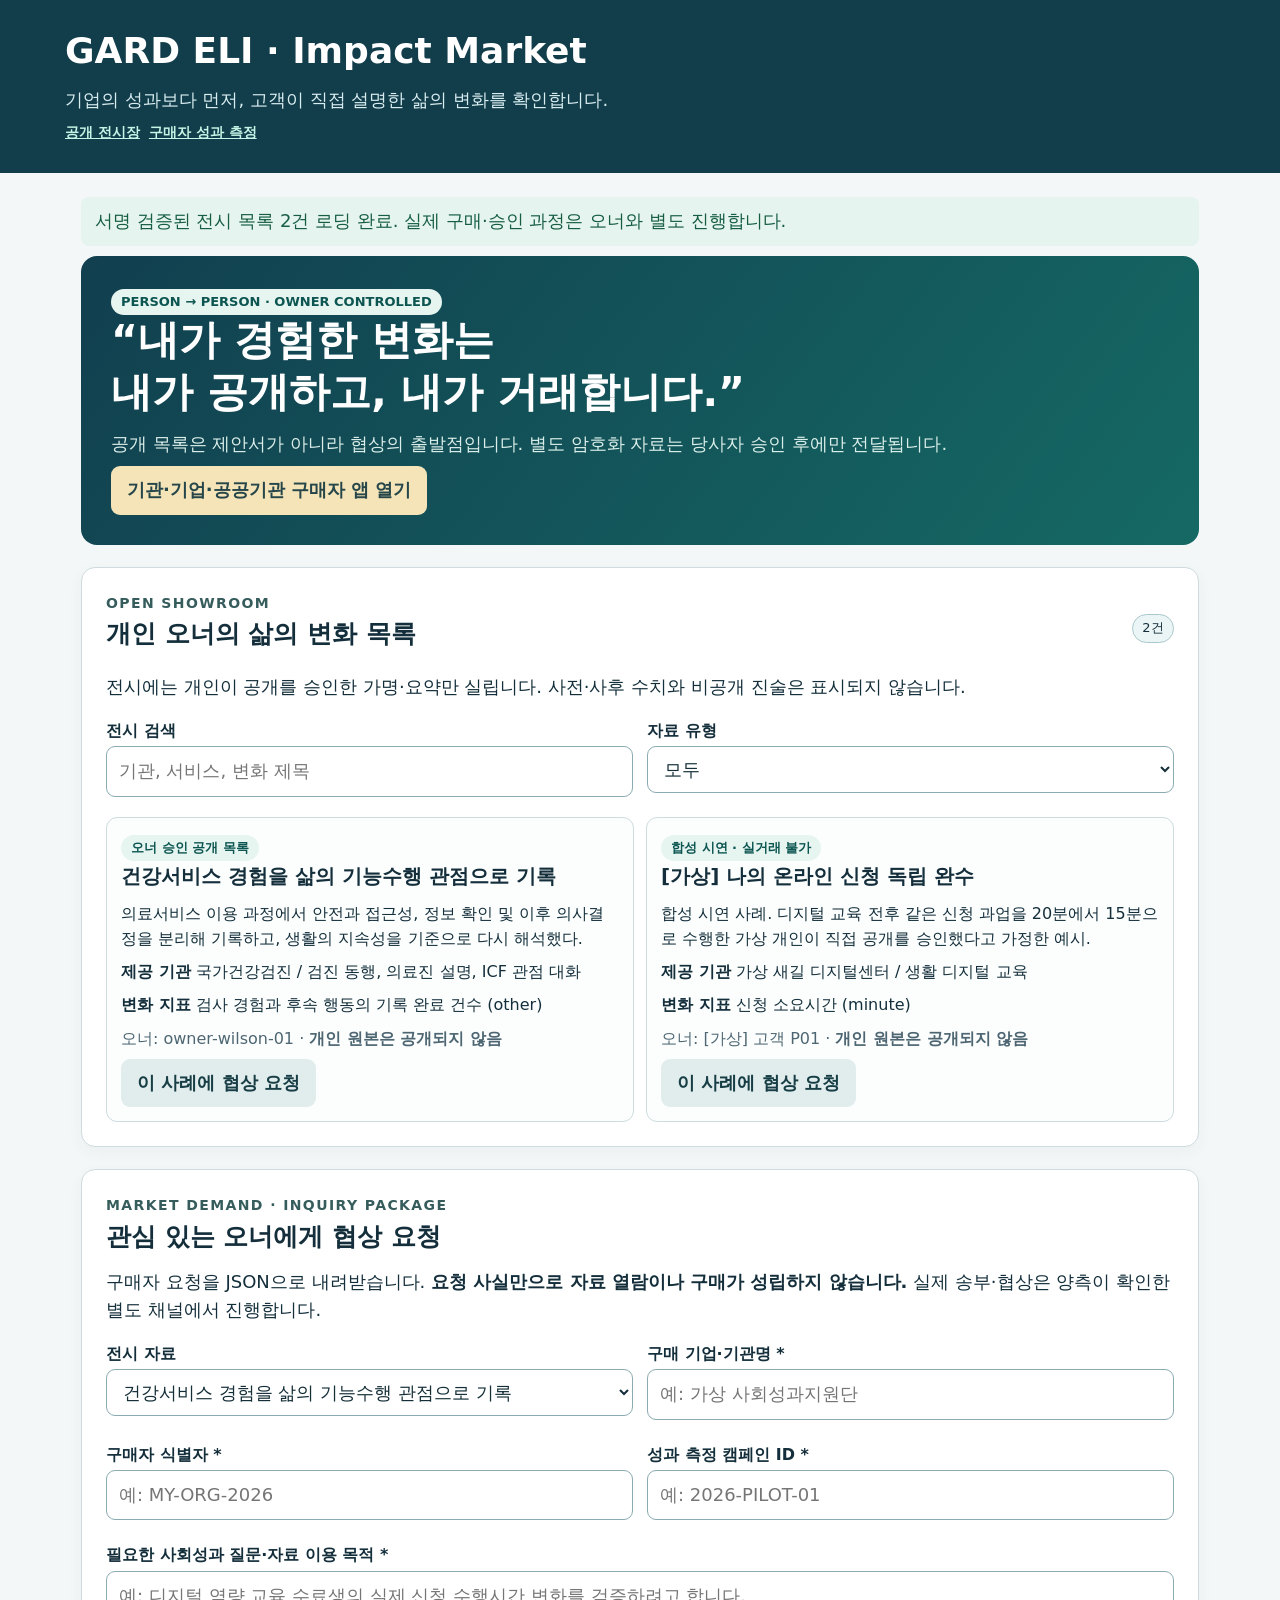
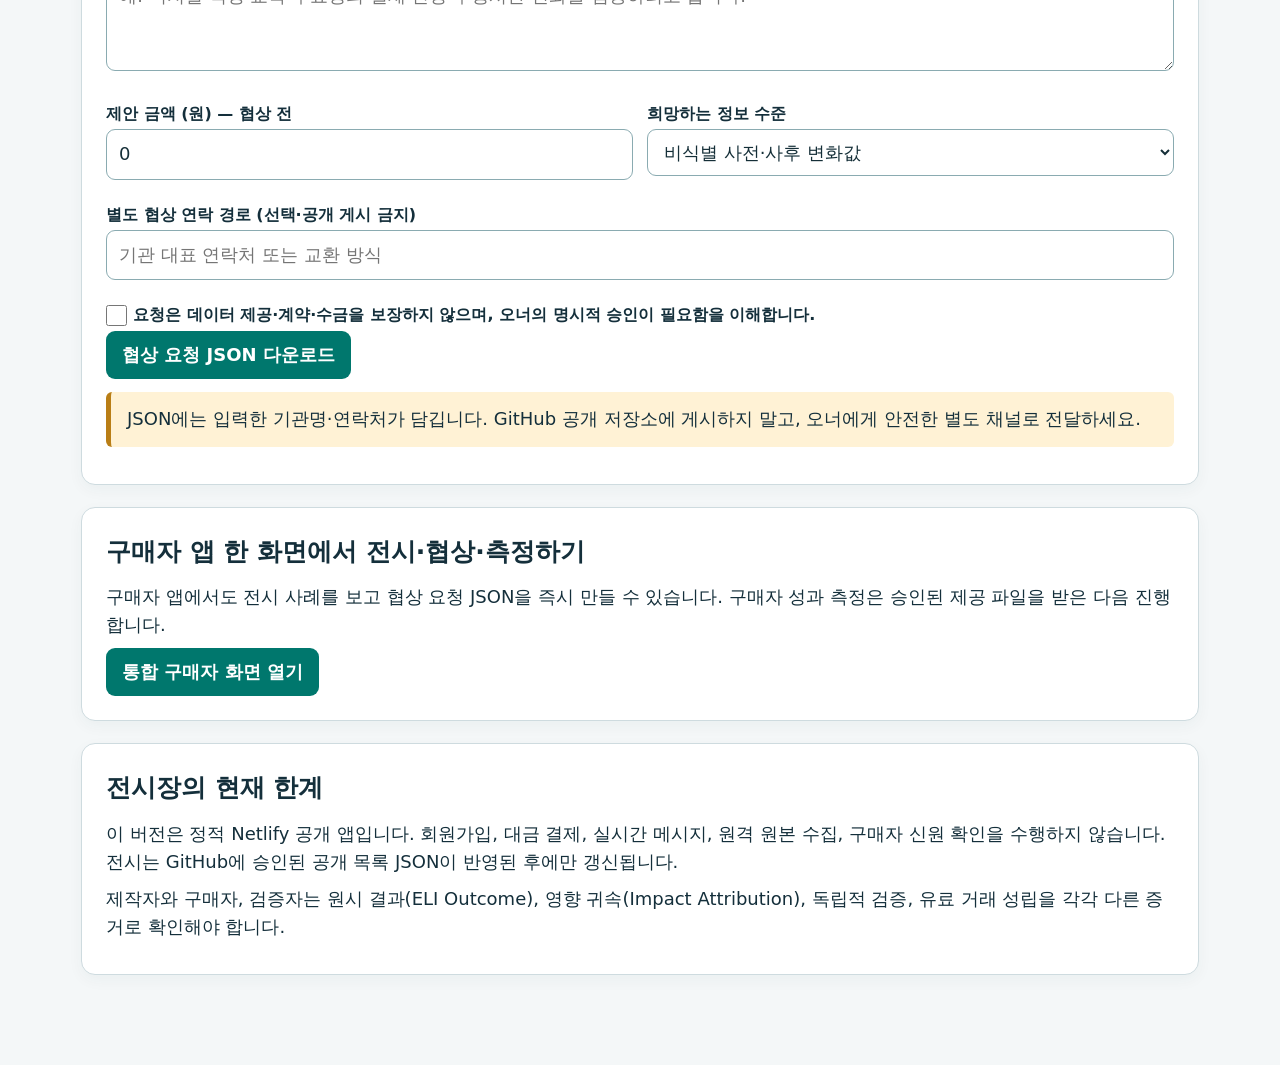
<file: index.html>
<!doctype html><html lang="ko"><head><meta charset="utf-8"><meta name="viewport" content="width=device-width, initial-scale=1"><title>GARD ELI | 개인 삶의 변화 공개 전시장</title><link rel="stylesheet" href="./styles.css"></head><body>
<header><h1>GARD ELI · Impact Market</h1><p>기업의 성과보다 먼저, 고객이 직접 설명한 삶의 변화를 확인합니다.</p><nav class="nav"><a href="./index.html">공개 전시장</a><a href="./buyer.html">구매자 성과 측정</a></nav></header><main><div id="status" aria-live="polite"></div><section class="hero"><div class="badge">PERSON → PERSON · OWNER CONTROLLED</div><h2>“내가 경험한 변화는<br>내가 공개하고, 내가 거래합니다.”</h2><p>공개 목록은 제안서가 아니라 협상의 출발점입니다. 별도 암호화 자료는 당사자 승인 후에만 전달됩니다.</p><a class="buttonlink gold" href="./buyer.html">기관·기업·공공기관 구매자 앱 열기</a></section>
<section class="panel"><div class="row"><div><div class="step">OPEN SHOWROOM</div><h2>개인 오너의 삶의 변화 목록</h2></div><span class="chip" id="listingCount">0건</span></div><p>전시에는 개인이 공개를 승인한 가명·요약만 실립니다. 사전·사후 수치와 비공개 진술은 표시되지 않습니다.</p><div class="grid"><div><label for="search">전시 검색</label><input id="search" placeholder="기관, 서비스, 변화 제목"></div><div><label for="filterDemo">자료 유형</label><select id="filterDemo"><option value="ALL">모두</option><option value="REAL">실제 공개 사례</option><option value="DEMO">가상 시연</option></select></div></div><div id="listings" class="cards spaced"></div></section>
<section id="inquiry" class="panel"><div class="step">MARKET DEMAND · INQUIRY PACKAGE</div><h2>관심 있는 오너에게 협상 요청</h2><p>구매자 요청을 JSON으로 내려받습니다. <strong>요청 사실만으로 자료 열람이나 구매가 성립하지 않습니다.</strong> 실제 송부·협상은 양측이 확인한 별도 채널에서 진행합니다.</p>
<form id="inquiryForm"><div class="grid"><div><label for="selectedListing">전시 자료</label><select id="selectedListing" required></select></div><div><label for="buyerName">구매 기업·기관명 *</label><input id="buyerName" required maxlength="120" placeholder="예: 가상 사회성과지원단"></div><div><label for="buyerId">구매자 식별자 *</label><input id="buyerId" required maxlength="120" placeholder="예: MY-ORG-2026"></div><div><label for="campaignId">성과 측정 캠페인 ID *</label><input id="campaignId" required maxlength="120" placeholder="예: 2026-PILOT-01"></div><div class="full"><label for="purpose">필요한 사회성과 질문·자료 이용 목적 *</label><textarea id="purpose" required maxlength="2000" placeholder="예: 디지털 역량 교육 수료생의 실제 신청 수행시간 변화를 검증하려고 합니다."></textarea></div><div><label for="offeredPrice">제안 금액 (원) — 협상 전</label><input id="offeredPrice" type="number" min="0" step="1" value="0"></div><div><label for="requestedFields">희망하는 정보 수준</label><select id="requestedFields"><option value="OUTCOME">비식별 사전·사후 변화값</option><option value="OUTCOME_PF_EF">변화값 + 개인·환경 요인 설명</option><option value="OUTCOME_EVIDENCE">변화값 + 증거 참조 설명</option><option value="QUALITATIVE">당사자가 선택한 질적 서사까지 협상</option></select></div><div class="full"><label for="buyerContact">별도 협상 연락 경로 (선택·공개 게시 금지)</label><input id="buyerContact" maxlength="200" placeholder="기관 대표 연락처 또는 교환 방식"></div><div class="full"><label><input id="inquiryAgreement" type="checkbox" required>요청은 데이터 제공·계약·수금을 보장하지 않으며, 오너의 명시적 승인이 필요함을 이해합니다.</label></div></div><button type="submit">협상 요청 JSON 다운로드</button></form><div class="notice">JSON에는 입력한 기관명·연락처가 담깁니다. GitHub 공개 저장소에 게시하지 말고, 오너에게 안전한 별도 채널로 전달하세요.</div></section>
<section class="panel"><h2>구매자 앱 한 화면에서 전시·협상·측정하기</h2><p>구매자 앱에서도 전시 사례를 보고 협상 요청 JSON을 즉시 만들 수 있습니다. 구매자 성과 측정은 승인된 제공 파일을 받은 다음 진행합니다.</p><a class="buttonlink" href="./buyer.html#market">통합 구매자 화면 열기</a></section><section class="panel"><h2>전시장의 현재 한계</h2><p>이 버전은 정적 Netlify 공개 앱입니다. 회원가입, 대금 결제, 실시간 메시지, 원격 원본 수집, 구매자 신원 확인을 수행하지 않습니다. 전시는 GitHub에 승인된 공개 목록 JSON이 반영된 후에만 갱신됩니다.</p><p>제작자와 구매자, 검증자는 원시 결과(ELI Outcome), 영향 귀속(Impact Attribution), 독립적 검증, 유료 거래 성립을 각각 다른 증거로 확인해야 합니다.</p></section></main><script type="module" src="./showroom.mjs"></script></body></html>
</file>
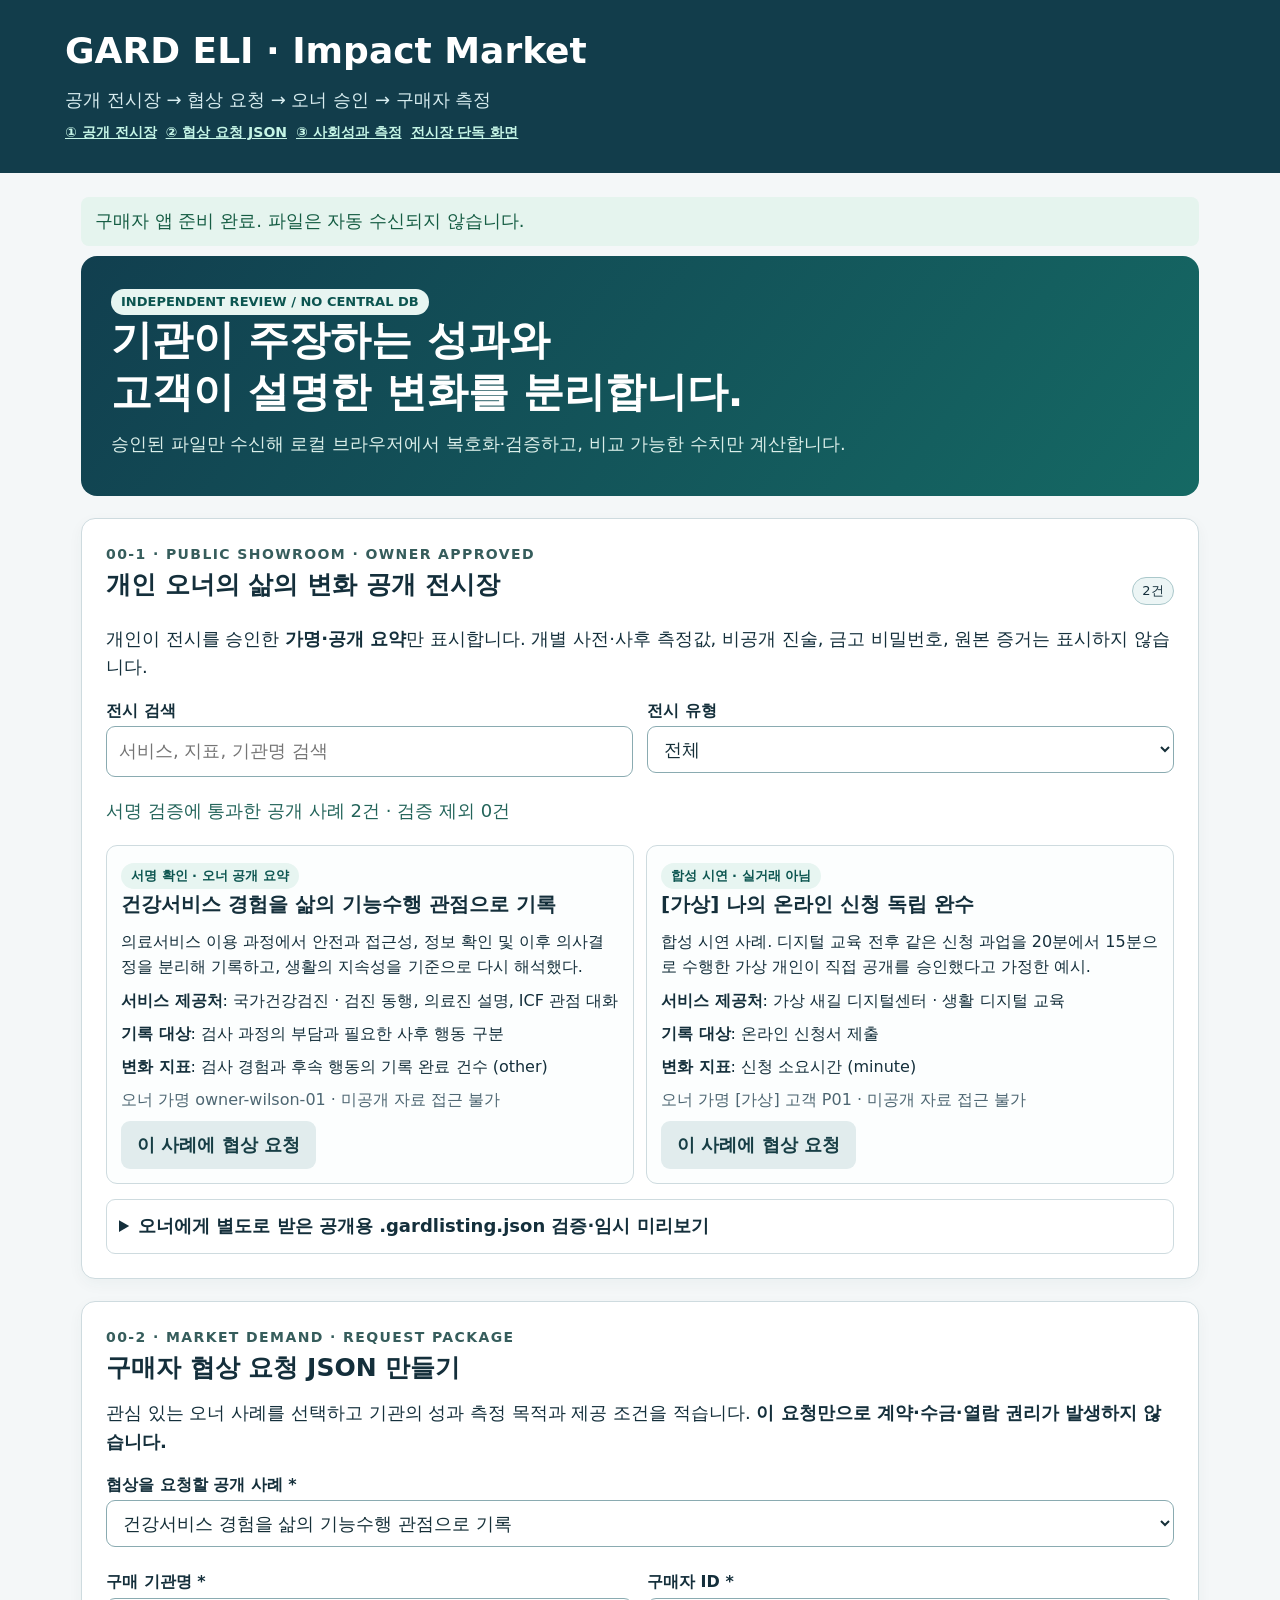
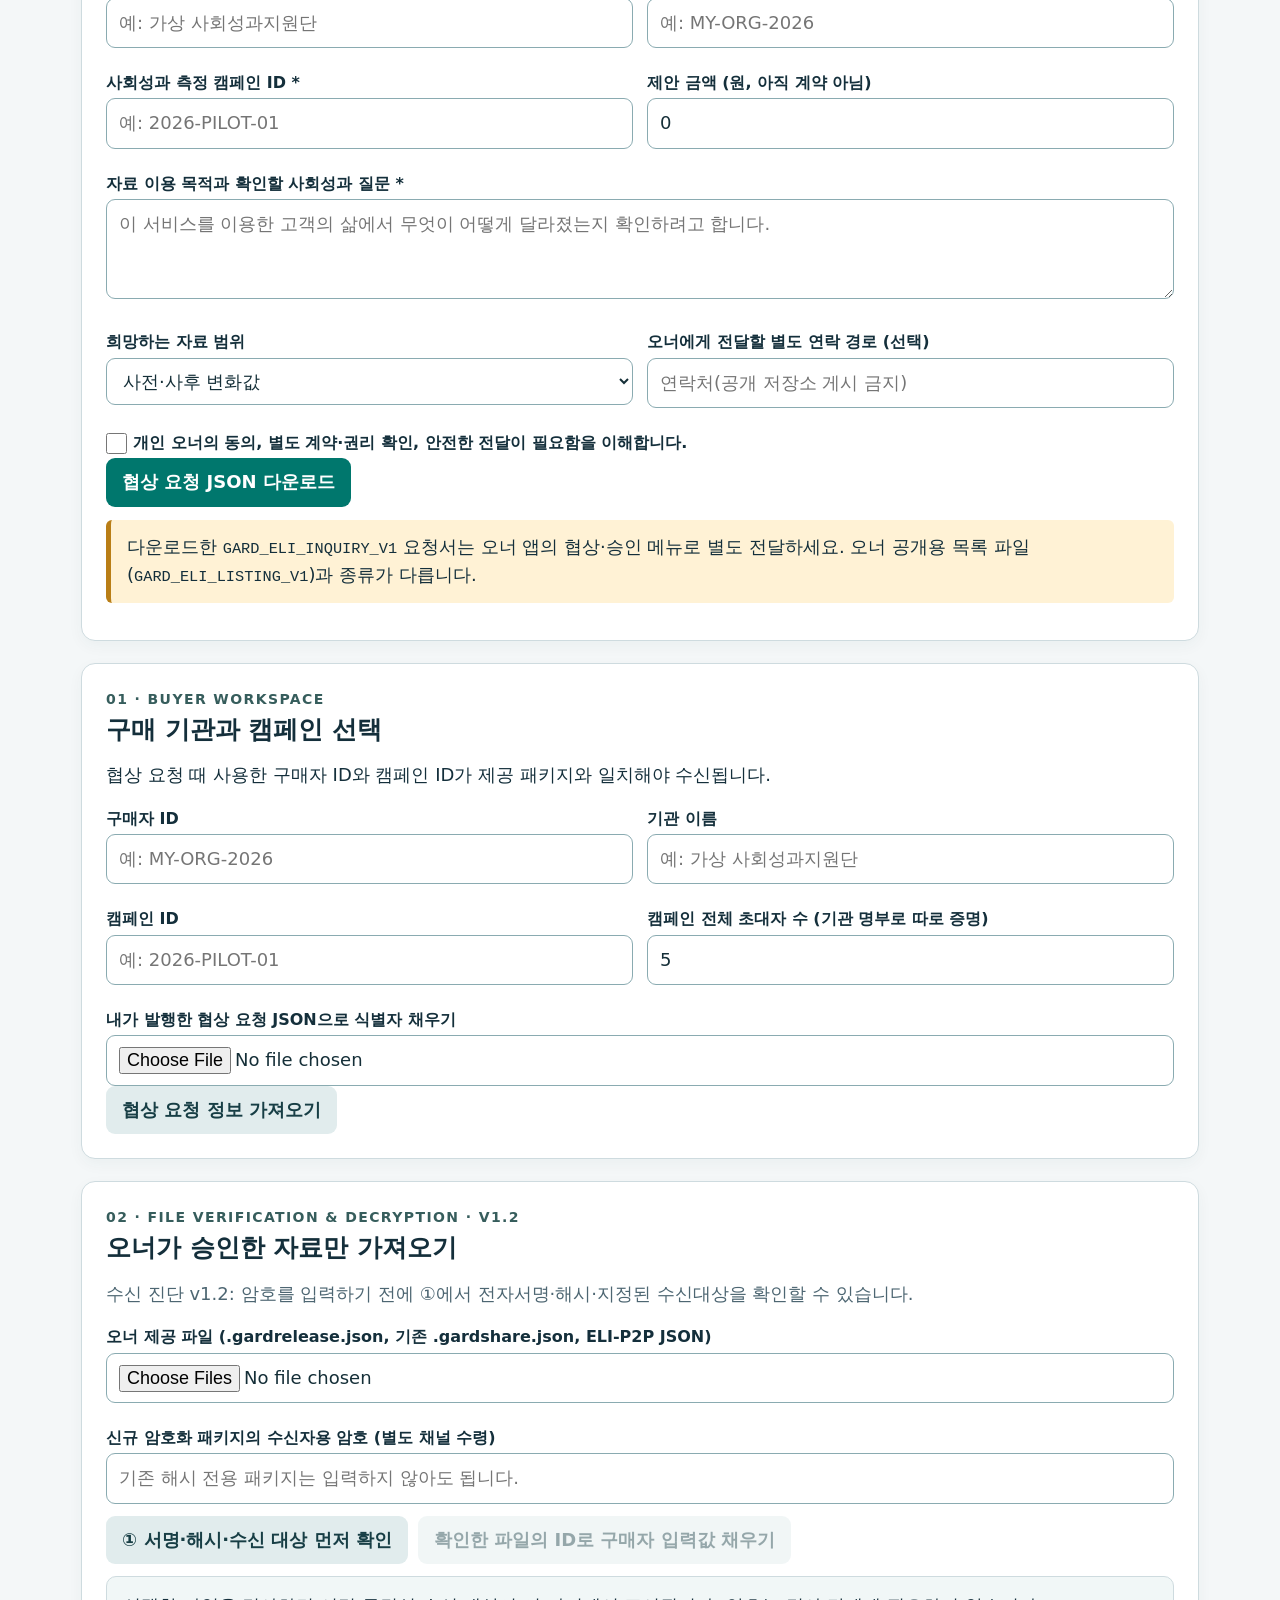
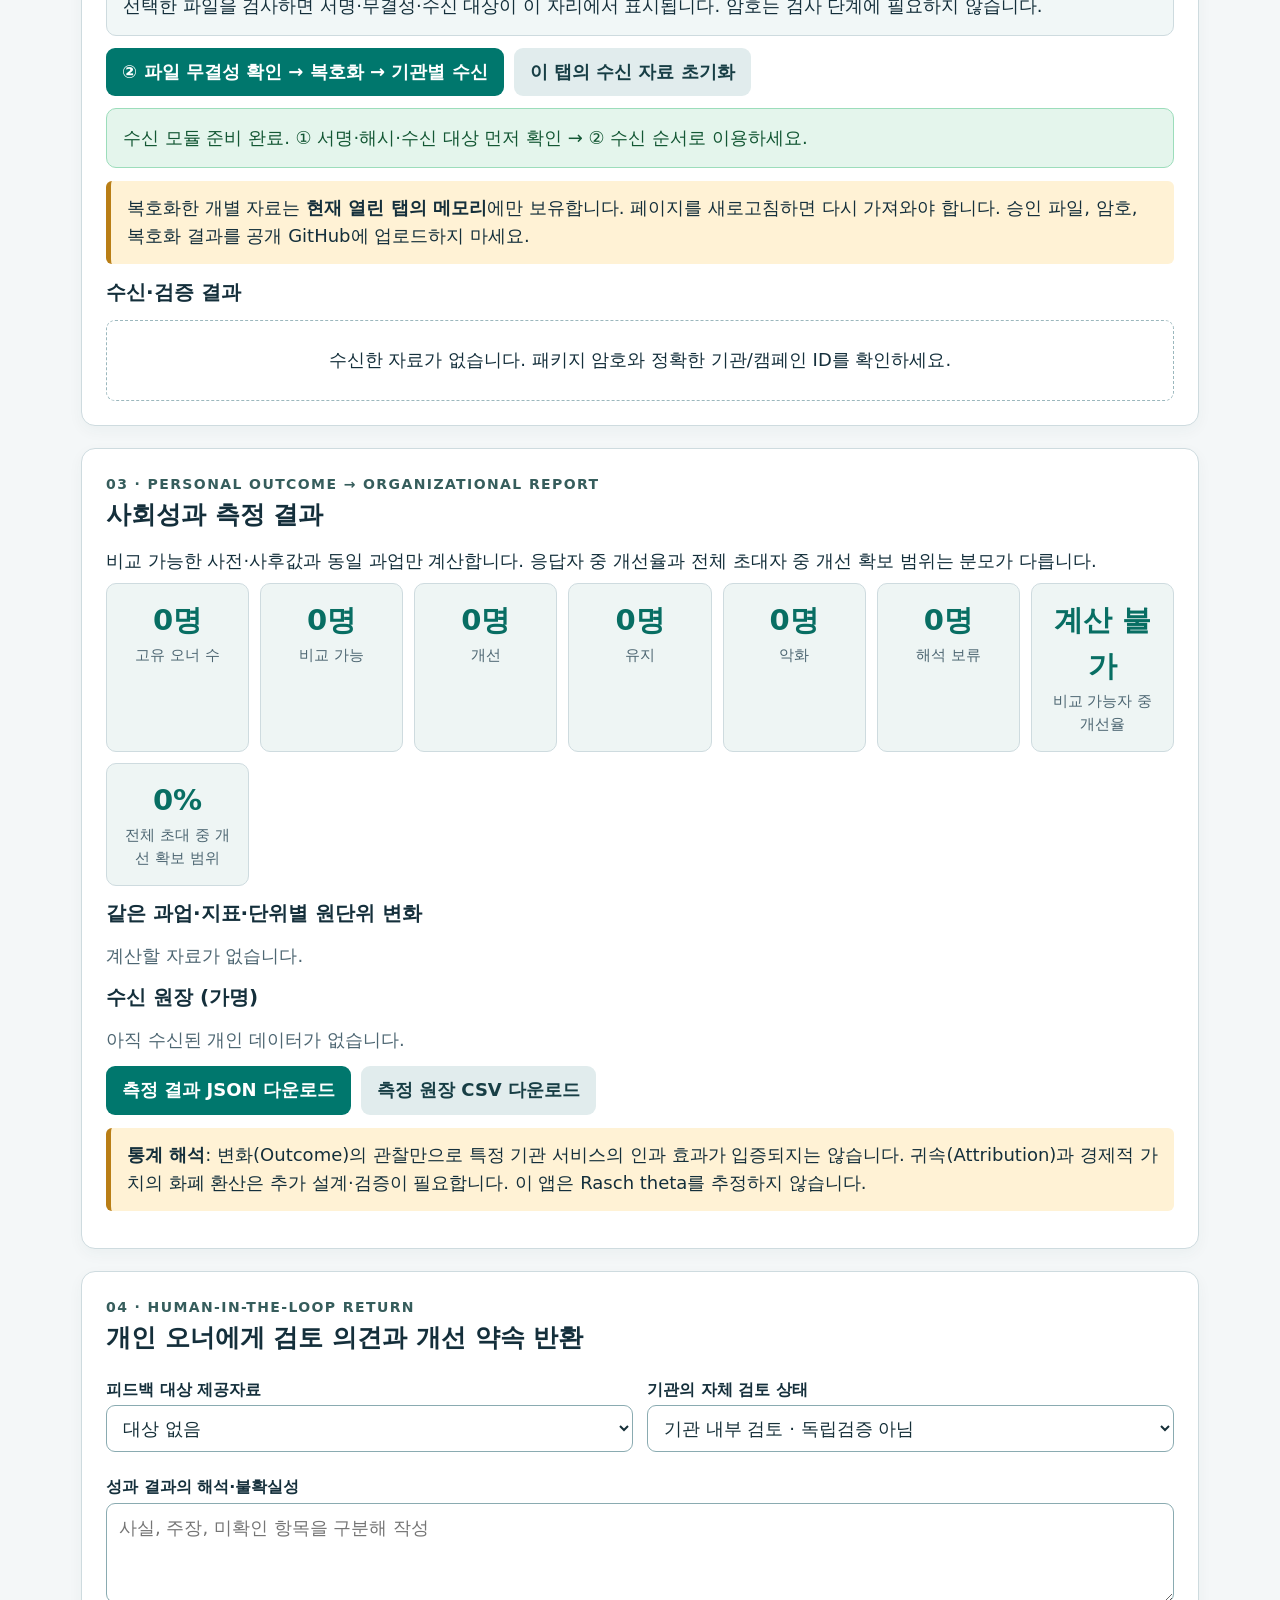
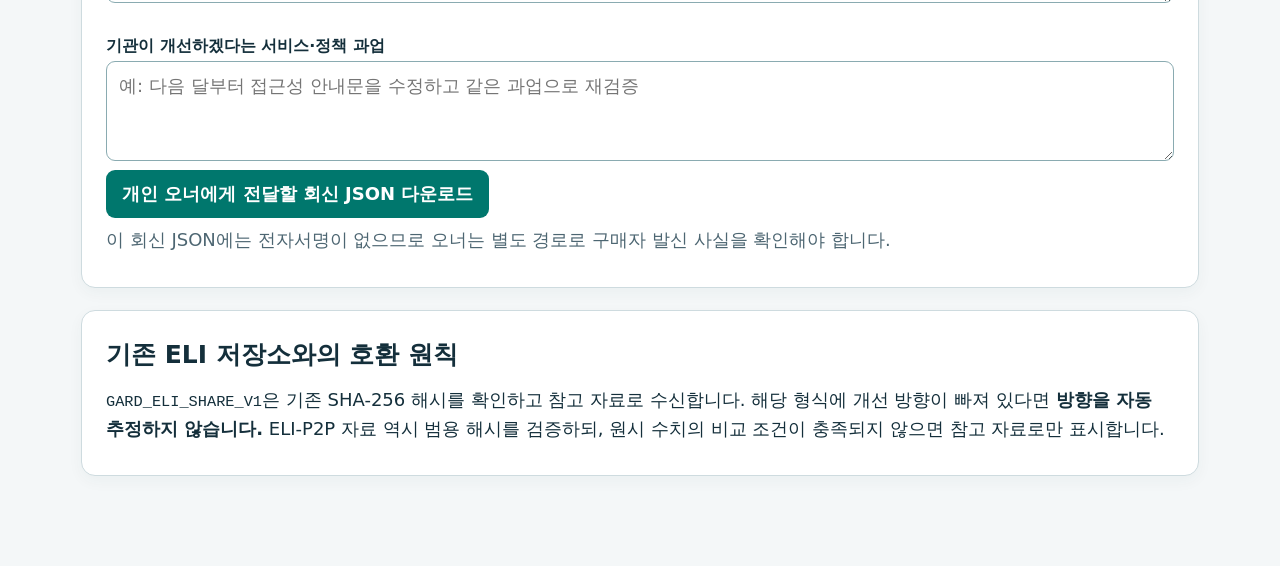
<file: buyer.html>
<!doctype html><html lang="ko"><head><meta charset="utf-8"><meta name="viewport" content="width=device-width, initial-scale=1"><title>GARD ELI | 전시장·협상·구매자 사회성과</title><link rel="stylesheet" href="./styles.css?v=1.2.0"></head><body><header><h1>GARD ELI · Impact Market</h1><p>공개 전시장 → 협상 요청 → 오너 승인 → 구매자 측정</p><nav class="nav"><a href="#market">① 공개 전시장</a><a href="#buyerInquiry">② 협상 요청 JSON</a><a href="#buyerWorkspace">③ 사회성과 측정</a><a href="./index.html">전시장 단독 화면</a></nav></header>
<main><div id="status" aria-live="polite"></div><section class="hero"><span class="badge">INDEPENDENT REVIEW / NO CENTRAL DB</span><h2>기관이 주장하는 성과와<br>고객이 설명한 변화를 분리합니다.</h2><p>승인된 파일만 수신해 로컬 브라우저에서 복호화·검증하고, 비교 가능한 수치만 계산합니다.</p></section>

<section id="market" class="panel">
  <div class="step">00-1 · PUBLIC SHOWROOM · OWNER APPROVED</div>
  <div class="row"><h2>개인 오너의 삶의 변화 공개 전시장</h2><span class="chip" id="mkCount">로딩 중</span></div>
  <p>개인이 전시를 승인한 <strong>가명·공개 요약</strong>만 표시합니다. 개별 사전·사후 측정값, 비공개 진술, 금고 비밀번호, 원본 증거는 표시하지 않습니다.</p>
  <div class="grid"><div><label for="mkSearch">전시 검색</label><input id="mkSearch" placeholder="서비스, 지표, 기관명 검색"></div>
  <div><label for="mkKind">전시 유형</label><select id="mkKind"><option value="ALL">전체</option><option value="REAL">실제 오너 공개자료</option><option value="DEMO">합성 시연만</option></select></div></div>
  <div id="mkStatus" aria-live="polite" class="muted spaced">서명된 공개 목록 확인 중...</div>
  <div id="mkList" class="cards spaced"></div>
  <details><summary>오너에게 별도로 받은 공개용 .gardlisting.json 검증·임시 미리보기</summary>
  <p>GitHub에 아직 등록되지 않은 서명된 공개용 파일을 <strong>이 브라우저에서만 일시적으로</strong> 확인할 수 있습니다. 공개 전시장에 게시되지는 않습니다.</p>
  <label for="mkListingFile">오너가 발행한 전시용 JSON 파일</label><input id="mkListingFile" type="file" accept=".json,application/json">
  <button type="button" id="mkImportListing" class="secondary">서명·공개키 검증 후 임시 보기</button>
  </details>
</section>
<section id="buyerInquiry" class="panel">
 <div class="step">00-2 · MARKET DEMAND · REQUEST PACKAGE</div>
 <h2>구매자 협상 요청 JSON 만들기</h2>
 <p>관심 있는 오너 사례를 선택하고 기관의 성과 측정 목적과 제공 조건을 적습니다. <strong>이 요청만으로 계약·수금·열람 권리가 발생하지 않습니다.</strong></p>
 <form id="mkInquiryForm"><div class="grid">
 <div class="full"><label for="mkListing">협상을 요청할 공개 사례 *</label><select id="mkListing" required></select></div>
 <div><label for="mkBuyerName">구매 기관명 *</label><input id="mkBuyerName" maxlength="120" required placeholder="예: 가상 사회성과지원단"></div>
 <div><label for="mkBuyerId">구매자 ID *</label><input id="mkBuyerId" maxlength="120" required placeholder="예: MY-ORG-2026"></div>
 <div><label for="mkCampaignId">사회성과 측정 캠페인 ID *</label><input id="mkCampaignId" maxlength="120" required placeholder="예: 2026-PILOT-01"></div>
 <div><label for="mkPrice">제안 금액 (원, 아직 계약 아님)</label><input id="mkPrice" type="number" min="0" step="1" value="0"></div>
 <div class="full"><label for="mkPurpose">자료 이용 목적과 확인할 사회성과 질문 *</label><textarea id="mkPurpose" maxlength="2000" required placeholder="이 서비스를 이용한 고객의 삶에서 무엇이 어떻게 달라졌는지 확인하려고 합니다."></textarea></div>
 <div><label for="mkFields">희망하는 자료 범위</label><select id="mkFields"><option value="OUTCOME">사전·사후 변화값</option><option value="OUTCOME_PF_EF">변화값 + 개인요인·환경요인 설명</option><option value="OUTCOME_EVIDENCE">변화값 + 증거 정보</option><option value="QUALITATIVE">질적 서사 제공 조건 협의</option></select></div>
 <div><label for="mkBuyerContact">오너에게 전달할 별도 연락 경로 (선택)</label><input id="mkBuyerContact" maxlength="200" placeholder="연락처(공개 저장소 게시 금지)"></div>
 <div class="full"><label><input type="checkbox" id="mkAgreement" required>개인 오너의 동의, 별도 계약·권리 확인, 안전한 전달이 필요함을 이해합니다.</label></div>
 </div><button type="submit" id="mkDownload">협상 요청 JSON 다운로드</button>
 </form>
 <p id="mkRequestStatus" aria-live="polite" class="muted"></p>
 <div class="notice">다운로드한 <code>GARD_ELI_INQUIRY_V1</code> 요청서는 오너 앱의 협상·승인 메뉴로 별도 전달하세요. 오너 공개용 목록 파일(<code>GARD_ELI_LISTING_V1</code>)과 종류가 다릅니다.</div>
</section>

<section id="buyerWorkspace" class="panel"><div class="step">01 · BUYER WORKSPACE</div><h2>구매 기관과 캠페인 선택</h2><p>협상 요청 때 사용한 구매자 ID와 캠페인 ID가 제공 패키지와 일치해야 수신됩니다.</p><div class="grid"><div><label for="buyerId">구매자 ID</label><input id="buyerId" placeholder="예: MY-ORG-2026"></div><div><label for="buyerName">기관 이름</label><input id="buyerName" placeholder="예: 가상 사회성과지원단"></div><div><label for="campaignId">캠페인 ID</label><input id="campaignId" placeholder="예: 2026-PILOT-01"></div><div><label for="invited">캠페인 전체 초대자 수 (기관 명부로 따로 증명)</label><input id="invited" type="number" min="0" step="1" value="5"></div><div class="full"><label for="myInquiry">내가 발행한 협상 요청 JSON으로 식별자 채우기</label><input type="file" id="myInquiry" accept=".json,application/json"><button id="loadInquiry" class="secondary">협상 요청 정보 가져오기</button></div></div></section>
<section class="panel"><div class="step">02 · FILE VERIFICATION & DECRYPTION · v1.2</div><h2>오너가 승인한 자료만 가져오기</h2><p class="muted">수신 진단 v1.2: 암호를 입력하기 전에 ①에서 전자서명·해시·지정된 수신대상을 확인할 수 있습니다.</p><div class="grid"><div class="full"><label for="releaseFiles">오너 제공 파일 (.gardrelease.json, 기존 .gardshare.json, ELI-P2P JSON)</label><input id="releaseFiles" type="file" accept=".json,application/json" multiple></div><div class="full"><label for="receivedPass">신규 암호화 패키지의 수신자용 암호 (별도 채널 수령)</label><input id="receivedPass" type="password" autocomplete="off" placeholder="기존 해시 전용 패키지는 입력하지 않아도 됩니다."></div></div><div class="buttons"><button type="button" id="inspectRelease" class="secondary">① 서명·해시·수신 대상 먼저 확인</button><button type="button" id="applyRecipient" class="secondary" disabled>확인한 파일의 ID로 구매자 입력값 채우기</button></div>
<div id="intakeDiagnostic" class="intake-diagnostic" aria-live="polite">선택한 파일을 검사하면 서명·무결성·수신 대상이 이 자리에서 표시됩니다. 암호는 검사 단계에 필요하지 않습니다.</div>
<div class="buttons"><button type="button" id="importReleases">② 파일 무결성 확인 → 복호화 → 기관별 수신</button><button type="button" id="clearMemory" class="secondary">이 탭의 수신 자료 초기화</button></div>
<div id="intakeStatus" class="intake-status" role="status" aria-live="polite">수신 모듈 확인 중... 오류가 발생하면 여기에 상세 원인이 표시됩니다.</div><div class="notice">복호화한 개별 자료는 <strong>현재 열린 탭의 메모리</strong>에만 보유합니다. 페이지를 새로고침하면 다시 가져와야 합니다. 승인 파일, 암호, 복호화 결과를 공개 GitHub에 업로드하지 마세요.</div><h3>수신·검증 결과</h3><div id="verificationRows" class="cards"></div></section>
<section class="panel"><div class="step">03 · PERSONAL OUTCOME → ORGANIZATIONAL REPORT</div><h2>사회성과 측정 결과</h2><p>비교 가능한 사전·사후값과 동일 과업만 계산합니다. 응답자 중 개선율과 전체 초대자 중 개선 확보 범위는 분모가 다릅니다.</p><div id="reportWarnings"></div><div id="summary" class="summary-grid"></div><h3>같은 과업·지표·단위별 원단위 변화</h3><div id="groupTable"></div><h3>수신 원장 (가명)</h3><div id="recordTable"></div><div class="buttons"><button id="exportReport">측정 결과 JSON 다운로드</button><button id="exportCsv" class="secondary">측정 원장 CSV 다운로드</button></div><div class="notice"><strong>통계 해석</strong>: 변화(Outcome)의 관찰만으로 특정 기관 서비스의 인과 효과가 입증되지는 않습니다. 귀속(Attribution)과 경제적 가치의 화폐 환산은 추가 설계·검증이 필요합니다. 이 앱은 Rasch theta를 추정하지 않습니다.</div></section>
<section class="panel"><div class="step">04 · HUMAN-IN-THE-LOOP RETURN</div><h2>개인 오너에게 검토 의견과 개선 약속 반환</h2><div class="grid"><div><label for="feedbackPackage">피드백 대상 제공자료</label><select id="feedbackPackage"></select></div><div><label for="reviewStatus">기관의 자체 검토 상태</label><select id="reviewStatus"><option value="REVIEWED_SELF_REPORTED">기관 내부 검토 · 독립검증 아님</option><option value="REQUEST_FURTHER_EVIDENCE">추가 증거 요청</option><option value="DISPUTED">측정·해석 이의 제기</option></select></div><div class="full"><label for="staffObservation">성과 결과의 해석·불확실성</label><textarea id="staffObservation" placeholder="사실, 주장, 미확인 항목을 구분해 작성"></textarea></div><div class="full"><label for="improvementPromise">기관이 개선하겠다는 서비스·정책 과업</label><textarea id="improvementPromise" placeholder="예: 다음 달부터 접근성 안내문을 수정하고 같은 과업으로 재검증"></textarea></div></div><button id="exportReturn">개인 오너에게 전달할 회신 JSON 다운로드</button><p class="muted">이 회신 JSON에는 전자서명이 없으므로 오너는 별도 경로로 구매자 발신 사실을 확인해야 합니다.</p></section>
<section class="panel"><h2>기존 ELI 저장소와의 호환 원칙</h2><p><code>GARD_ELI_SHARE_V1</code>은 기존 SHA-256 해시를 확인하고 참고 자료로 수신합니다. 해당 형식에 개선 방향이 빠져 있다면 <strong>방향을 자동 추정하지 않습니다.</strong> ELI-P2P 자료 역시 범용 해시를 검증하되, 원시 수치의 비교 조건이 충족되지 않으면 참고 자료로만 표시합니다.</p></section></main><script type="module" src="./buyer.mjs?v=1.2.0"></script><script type="module" src="./market-buyer.mjs?v=1.2.0"></script></body></html>
</file>
<file: styles.css>
:root{color-scheme:light;--ink:#142f3b;--secondary:#4d6672;--teal:#00776d;--teal2:#045c58;--paper:#f4f7f8;--border:#cedbdf;--warm:#fff2d5;--danger:#991b1b}
*{box-sizing:border-box}body{font-family:system-ui,'Malgun Gothic','Apple SD Gothic Neo',sans-serif;background:var(--paper);color:var(--ink);margin:0;font-size:18px;line-height:1.58}header{background:#123d4b;color:white;padding:23px max(18px,calc((100vw - 1150px)/2))}header h1{font-size:clamp(25px,3.5vw,36px);margin:0 0 6px}header p{margin:0;color:#d8edf0}main{max-width:1150px;margin:24px auto 90px;padding:0 16px}.lead{font-weight:550;max-width:920px}h2{font-size:25px;margin:0 0 12px}h3{font-size:20px;margin:12px 0}p{margin:8px 0}small,.muted{color:var(--secondary)}.panel{background:white;border:1px solid var(--border);border-radius:14px;padding:24px;margin-bottom:22px;box-shadow:0 5px 15px rgba(24,66,77,.045)}.panel.soft{background:#ebf3f4}.notice{background:var(--warm);border-left:5px solid #b97e16;padding:13px 16px;border-radius:6px;margin:13px 0}.critical{background:#fce8e7;color:var(--danger);border-left:5px solid #991b1b;padding:12px}.grid{display:grid;grid-template-columns:repeat(2,minmax(0,1fr));gap:14px}.grid.three{grid-template-columns:repeat(3,minmax(0,1fr))}.full{grid-column:1/-1}label{display:block;font-size:16px;font-weight:650;margin:8px 0 3px}input,select,textarea,button{font:inherit}input:not([type='checkbox']):not([type='radio']),select,textarea{width:100%;max-width:100%;border:1.5px solid #8aabb1;border-radius:9px;padding:10px 12px;background:white;color:#152f38;min-height:47px}input[type='checkbox']{height:21px;width:21px;vertical-align:middle;accent-color:var(--teal);margin:0 6px 0 0}textarea{min-height:100px;resize:vertical}input:focus-visible,button:focus-visible,select:focus-visible,textarea:focus-visible{outline:3px solid #fdc866;outline-offset:2px}button,.buttonlink{background:var(--teal);border:0;color:#fff;padding:10px 16px;border-radius:9px;cursor:pointer;min-height:46px;font-weight:650;display:inline-block;text-decoration:none}button:hover,.buttonlink:hover{background:var(--teal2)}button.secondary{background:#e1eced;color:#173e45}button.secondary:hover{background:#cedfe1}button.danger{background:#a82b30}button:disabled{opacity:.45;cursor:not-allowed}.buttons{display:flex;gap:10px;flex-wrap:wrap;margin:12px 0}.row{display:flex;justify-content:space-between;align-items:center;gap:16px;flex-wrap:wrap}.chip{font-size:13px;letter-spacing:.02em;border:1px solid #aac8cb;border-radius:20px;padding:3px 9px;background:#ecf5f5}.cards{display:grid;grid-template-columns:repeat(auto-fit,minmax(270px,1fr));gap:12px}.item{border:1px solid var(--border);border-radius:11px;padding:14px;background:#fcfefe;overflow-wrap:anywhere}.item h3{margin:0 0 3px}.item p{font-size:16px}.metrics{display:flex;gap:8px;flex-wrap:wrap;margin:8px 0}.metric{background:#ebf3f2;padding:6px 10px;border-radius:6px;font-size:15px}pre{background:#102b34;color:#ecfbf8;max-height:250px;overflow:auto;padding:13px;font-size:13px;border-radius:8px}details{border:1px solid var(--border);border-radius:9px;padding:12px;margin-top:15px}summary{font-weight:750;cursor:pointer}#status{padding:10px 14px;margin:10px 0;border-radius:8px;min-height:20px}#status.ok{background:#e5f4ee;color:#165d44}#status.error{background:#fff1f0;color:#9f1d1d}.step{font-size:14px;color:#365d5c;letter-spacing:.1em;font-weight:750;text-transform:uppercase}.nav{display:flex;gap:9px;flex-wrap:wrap;padding:7px 0}.nav a{color:#c5f5e6;font-size:14px;font-weight:600}.divider{border:0;border-top:1px solid var(--border);margin:18px 0}@media(max-width:700px){.grid,.grid.three{grid-template-columns:1fr}.panel{padding:16px}main{padding:0 10px}body{font-size:17px}}@media print{header,.buttons,button,input[type=file],nav{display:none!important}.panel{break-inside:avoid}}
.hero{background:linear-gradient(128deg,#113f4f 0%,#156964 100%);color:white;border-radius:16px;padding:30px;margin-bottom:22px}.hero h2{color:#fff;font-size:clamp(26px,3.6vw,41px);line-height:1.25}.hero p{color:#daeee9}.badge{display:inline-block;background:#e7f5f1;color:#0c5550;padding:3px 10px;border-radius:20px;font-size:13px;font-weight:700}.pillwarn{display:inline-block;background:#fff2df;color:#744800;padding:4px 9px;border-radius:8px}.simpletable{width:100%;border-collapse:collapse;font-size:15px;overflow-wrap:anywhere}.simpletable td,.simpletable th{border-bottom:1px solid var(--border);padding:9px;text-align:left}.summary-grid{display:grid;grid-template-columns:repeat(auto-fit,minmax(135px,1fr));gap:11px}.summary-item{padding:14px;background:#eef5f4;border:1px solid var(--border);border-radius:10px;text-align:center}.summary-item strong{display:block;font-size:29px;color:#086e63}.summary-item small{display:block}.tag{border:1px solid #b3d2d5;border-radius:10px;padding:3px 7px;font-size:12px}.empty{border:1px dashed #9bb7bd;padding:25px;text-align:center;border-radius:9px}.hidden{display:none}code{font-size:.85em;overflow-wrap:anywhere}@media(max-width:600px){.hero{padding:20px}.simpletable{font-size:13px}}

.spaced{margin-top:20px}.buttonlink.gold{background:#f4e4b8;color:#27464a}

/* Buyer intake diagnostics v1.2 */
.intake-diagnostic,.intake-status{white-space:pre-wrap;overflow-wrap:anywhere;border-radius:10px;padding:14px 16px;margin:12px 0;border:1px solid var(--border);background:#f1f7f7;font-weight:500;line-height:1.65}
.intake-diagnostic.good,.intake-status.good{background:#e4f5ec;border-color:#9cddbb;color:#135734}
.intake-diagnostic.warn{background:#fff5df;border-color:#edca89;color:#744a06}
.intake-diagnostic.bad,.intake-status.bad{background:#fff0ef;border-color:#e9afa9;color:#941f22}
</file>
